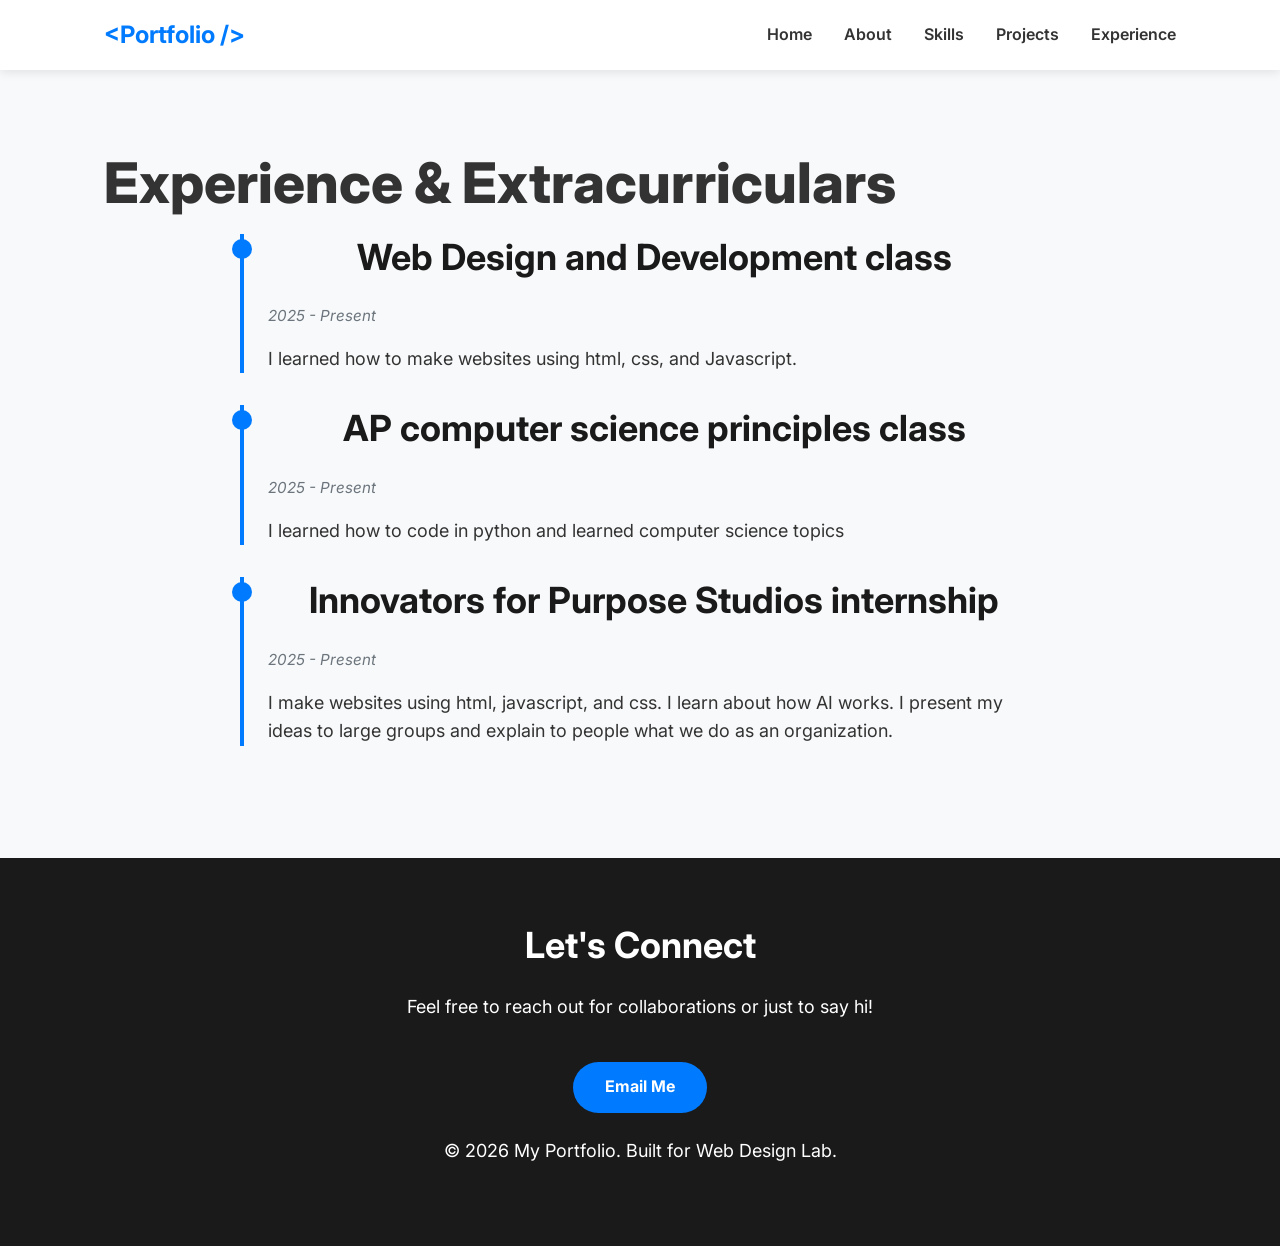
<file: html/experiences.html>
<!DOCTYPE html>
<html lang="en">
<head>
    <meta charset="UTF-8">
    <meta name="viewport" content="width=device-width, initial-scale=1.0">
    <title>Experience</title>

    <link rel="preconnect" href="https://fonts.googleapis.com">
    <link rel="preconnect" href="https://fonts.gstatic.com" crossorigin>
    <link href="https://fonts.googleapis.com/css2?family=Inter:wght@400;600;800&display=swap" rel="stylesheet">

    <link rel="stylesheet" type="text/css" href="../css/style.css">
</head>
<body>

    <header class="main-header">
        <nav>
            <div class="logo">&lt;Portfolio /&gt;</div>
            <ul class="nav-links">
                <li><a href="../index.html">Home</a></li>
                <li><a href="about.html">About</a></li>
                <li><a href="skills.html">Skills</a></li>
                <li><a href="projects.html">Projects</a></li>
                <li><a href="experience.html">Experience</a></li>
            </ul>
        </nav>
    </header>

    <main class="bg-light">
        <section class="container">
            
            <h1>Experience & Extracurriculars</h1>

            <div class="experience-list">
                
                <div class="experience-item">
                    <h2>Web Design and Development class</h2>
                    <p class="date">2025 - Present</p>
                    <p>I learned how to make websites using html, css, and Javascript. </p>
                </div>
                <div class="experience-item">
                    <h2>AP computer science principles class</h2>
                    <p class="date">2025 - Present</p>
                    <p>I learned how to code in python and learned computer science topics </p>
                </div>
                <div class="experience-item">
                    <h2>Innovators for Purpose Studios internship</h2>
                    <p class="date">2025 - Present</p>
                    <p>I make websites using html, javascript, and css. I learn about how AI works. I present my ideas to large groups and explain to people what we do as an organization.</p>
                </div>
            </div>
        
            </section>
    </main>

    <footer class="main-footer">
        <h2>Let's Connect</h2>
        <p>Feel free to reach out for collaborations or just to say hi!</p>
        <a href="mailto:27atahmid@cpsd.us" class="btn">Email Me</a>
        <p class="copyright">&copy; 2026 My Portfolio. Built for Web Design Lab.</p>
    </footer>

</body>
</html>
</file>
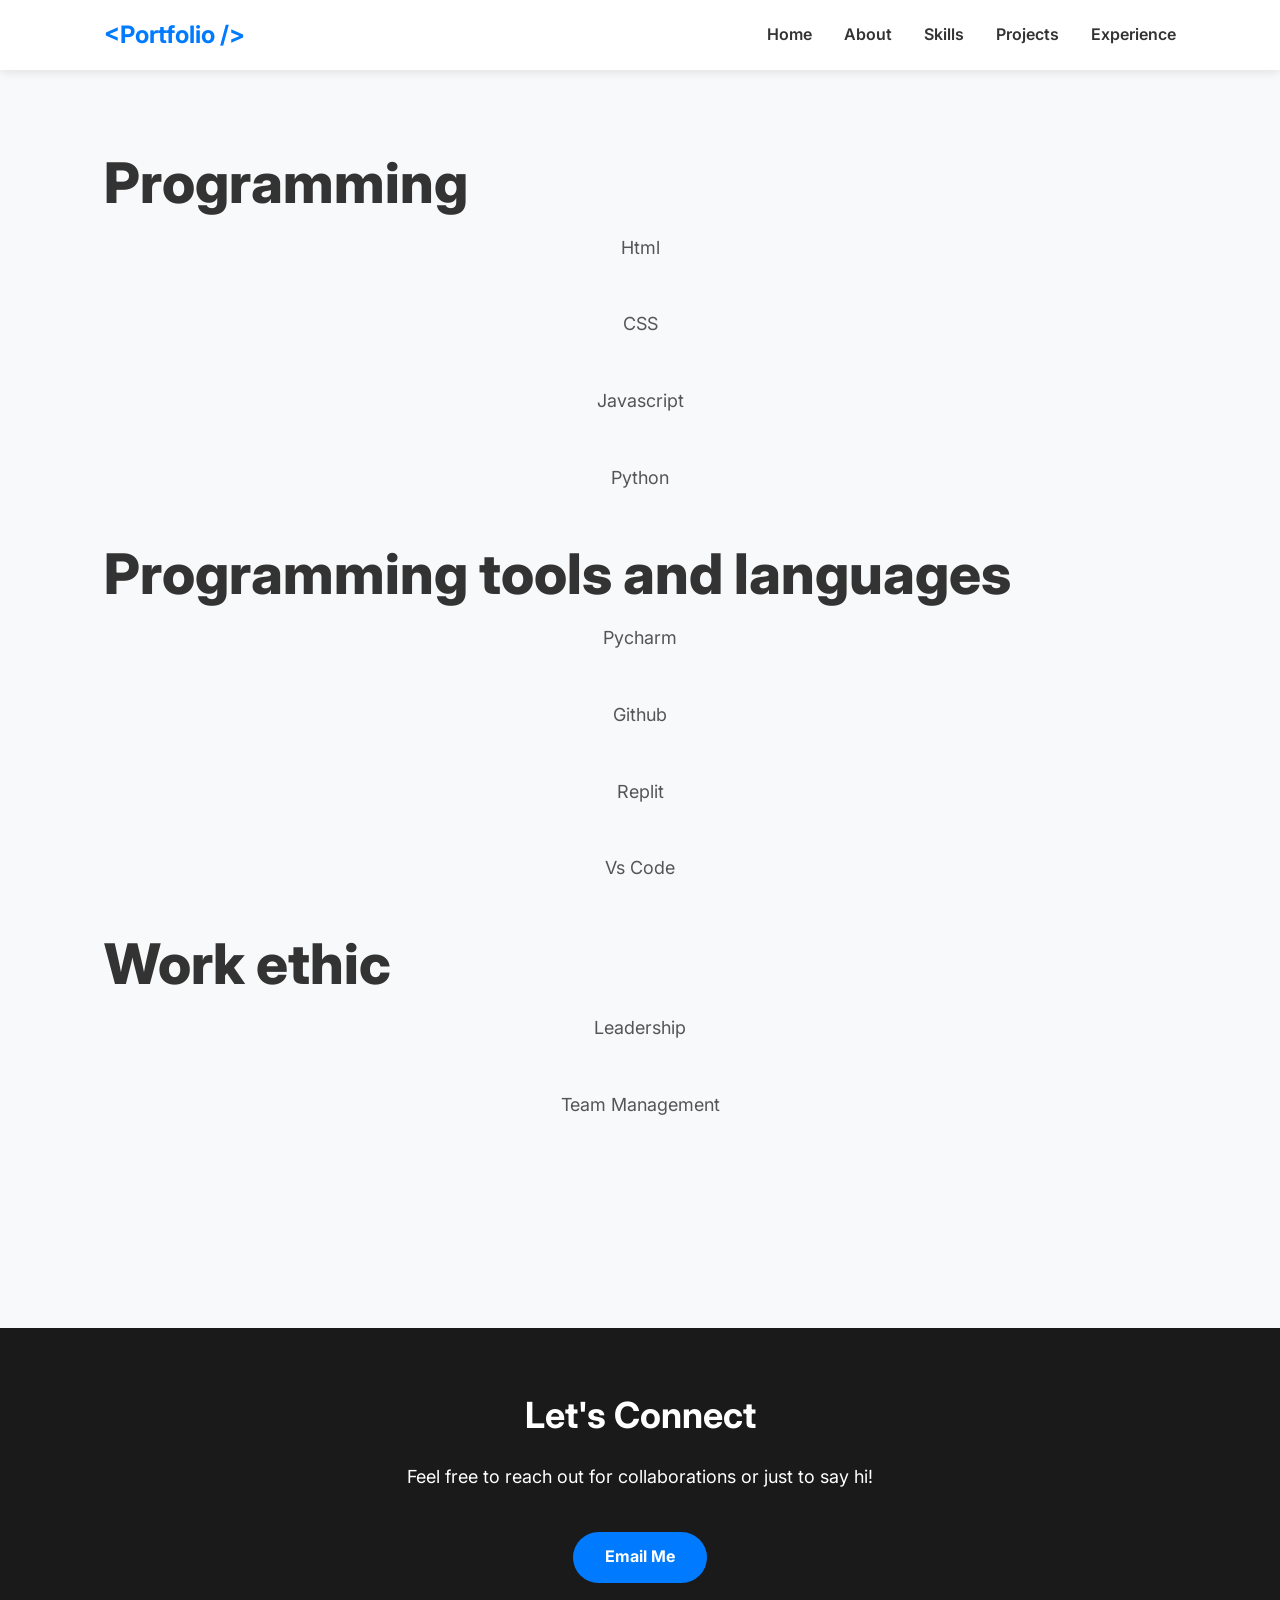
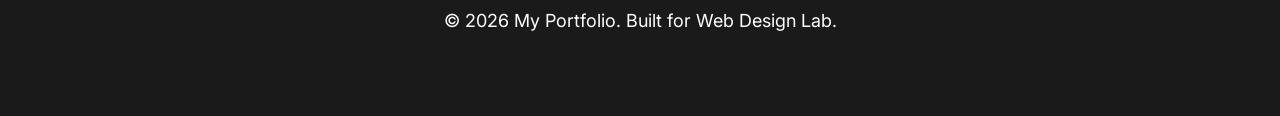
<file: html/skills.html>
<!DOCTYPE html>
<html lang="en">
<head>
    <meta charset="UTF-8">
    <meta name="viewport" content="width=device-width, initial-scale=1.0">
    <title>Skills - Portfolio</title>

    <link rel="preconnect" href="https://fonts.googleapis.com">
    <link rel="preconnect" href="https://fonts.gstatic.com" crossorigin>
    <link href="https://fonts.googleapis.com/css2?family=Inter:wght@400;600;800&display=swap" rel="stylesheet">
    <link rel="stylesheet" type="text/css" href="../css/style.css">
</head>
<body>
    
    <header class="main-header">
        <nav>
            <div class="logo">&lt;Portfolio /&gt;</div>
            <ul class="nav-links">
                <li><a href="../index.html">Home</a></li>
                <li><a href="about.html">About</a></li>
                <li><a href="skills.html">Skills</a></li>
                <li><a href="projects.html">Projects</a></li>
                <li><a href="experiences.html">Experience</a></li>
            </ul>
        </nav>
    </header>

    <main class="bg-light" style="min-height: calc(100vh - 200px); padding-bottom: 5rem;">
        <section class="container">

            <h1>Programming</h1>
            <p style="text-align: center; color: #555; margin-bottom: 3rem;">Html</p>
            <p style="text-align: center; color: #555; margin-bottom: 3rem;">CSS</p>
            <p style="text-align: center; color: #555; margin-bottom: 3rem;">Javascript</p>
            <p style="text-align: center; color: #555; margin-bottom: 3rem;">Python</p>

            <h1>Programming tools and languages</h1>
            <p style="text-align: center; color: #555; margin-bottom: 3rem;">Pycharm</p>
            <p style="text-align: center; color: #555; margin-bottom: 3rem;">Github</p>
            <p style="text-align: center; color: #555; margin-bottom: 3rem;">Replit</p>
            <p style="text-align: center; color: #555; margin-bottom: 3rem;">Vs Code</p>

            <h1>Work ethic</h1>
            <p style="text-align: center; color: #555; margin-bottom: 3rem;">Leadership</p>
            <p style="text-align: center; color: #555; margin-bottom: 3rem;">Team Management</p>

        </section>
    </main>

    <footer class="main-footer">
        <h2>Let's Connect</h2>
        <p>Feel free to reach out for collaborations or just to say hi!</p>
        <a href="mailto:27atahmid@cpsd.us" class="btn">Email Me</a>
        <p class="copyright">&copy; 2026 My Portfolio. Built for Web Design Lab.</p>
    </footer>
</body>
</html>
</file>
<file: css/style.css>
*, *::before, *::after {
    box-sizing: border-box;
    margin: 0;
    padding: 0;
}

html {
    scroll-behavior: smooth;
}

body{
    font-family: 'Inter', sans-serif;
    line-height: 1.6;
    color: #333333;
    background-color: #ffffff;
}

h1{
    font-size: clamp(2.5rem, 6vw, 3.5rem);
    line-height: 1.2;
    margin-bottom: 1rem;
    font-weight: 800;
}

h2{
    font-size: clamp(1.75rem, 4vw, 2.25rem);
    line-height: 1.3;
    margin-bottom: clamp(1rem, 3vw, 1.5rem);
    color: #1a1a1a;
    text-align: center;
}

h3 {
    font-size: clamp(1.25rem, 3vw, 1.5rem);
    margin-bottom: 0.75rem;
    color: #2c3e50;
}

p {
    font-size: clamp(1rem, 2vw, 1.125rem);
    margin-bottom: 1rem;
}

.subtitle {
    font-size: clamp(1.15rem, 3vw, 1.5rem);
    margin-bottom: clamp(1.5rem, 4vw, 2rem);
    color: #444;
}

.main-header {
    background-color: #ffffff;
    box-shadow: 0 2px 10px rgba(0,0,0, 0.1);
    position: sticky;
    top: 0;
    z-index: 1000;
}

nav {
    display: flex;
    justify-content: space-between;
    align-items: center;
    padding: clamp(0.8rem, 2vw, 1rem) 5%;
    max-width: 1200px;
    margin: 0 auto;
}

.logo {
    font-size: clamp(1.25rem, 3vw, 1.5rem);
    font-weight: bold;
    color: #007bff;
}

.nav-links {
    list-style: none;
    display: flex;
    gap: clamp(1rem, 3vw, 2rem);
}

.nav-links a {
    text-decoration: none;
    color: #333;
    font-weight: 600;
    transition: color 0.3s ease;
}

.container {
    padding: clamp(3rem, 8vw, 5rem) 5%;
    max-width: 1200px;
    margin: 0 auto;
}

.bg-light {
    background-color: #f8f9fa;
}

.hero-section {
    height: 100vh;
    display: flex;
    align-items: center;
    justify-content: center;
    text-align: center;
    background:linear-gradient(135deg, #e0f0ff 0%, #d8ecff 100%);
    color: #1a1a1a;
    padding: 0 5%;
}

.about-split-layout {
    display: flex;
    flex-wrap: wrap; 
    gap: clamp(2rem, 5vw, 4rem);
    align-items: center;
}

.about-image-wrapper {
    flex: 1 1 300px;
}

.about-bio-text {
    flex: 2 1 400px;
}

.profile-img {
    width: 100%;
    height: auto;
    border-radius: 15px; 
    box-shadow: 0 10px 20px rgba(0,0,0,0.1);
}

.subtitle {
    font-size: 1.5rem;
    margin-bottom: 2rem;
    color: #444;
}

.btn {
    display: inline-block;
    background-color: #007bff;
    color: #ffffff;
    padding: clamp(0.6rem, 1.5vw, 0.8rem) clamp(1.5rem, 4vw, 2rem);
    border-radius: 30px;
    text-decoration: none;
    font-weight: bold;
    transition: background-color 0.3s ease, transform 0.3s ease;
}

.btn:hover {
    background-color: #0056b3;
    transform: translateY(-3px); 
}

.btn-secondary {
    display: inline-block;
    color: #007bff;
    text-decoration: none;
    font-weight: bold;
    border-bottom: 2px solid transparent;
    transition: border-color 0.3s ease;
}

.btn-secondary:hover {
    border-color: #007bff;
}

.skills-grid,
.skill-set {
    display: grid;
    grid-template-columns: repeat(auto-fit, minmax(250px, 1fr));
    gap: clamp(1rem, 3vw, 2rem);
    margin-top: 2rem;
}

.skill-card {
    background: #ffffff;
    padding: clamp(1.25rem, 3vw, 2rem);
    border-radius: 10px;
    box-shadow: 0 4px 6px rgba(0,0,0,0.05);
    text-align: center;
    transition: transform 0.3s ease;
}

.skill-card:hover {
    transform: translateY(-5px);
}

.projects-flex {
    display: flex;
    justify-content: center;
    flex-wrap: wrap;
    gap: clamp(1.5rem, 4vw, 3rem);
    margin-top: 2rem;
}

.project-card {
    background: #ffffff;
    border-radius: 15px;
    overflow: hidden; 
    box-shadow: 0 10px 20px rgba(0,0,0,0.1);
    max-width: 600px;
    width: 100%;
}


.project-card img {
    width: 100%;
    height: auto;
    display: block;
    border-bottom: 3px solid #007bff;
}

.project-info {
    padding: clamp(1.25rem, 4vw, 2rem);
}

.experience-list {
    max-width: 800px;
    margin: 0 auto;
}

.experience-item {
    border-left: 4px solid #007bff;
    padding-left: 1.5rem;
    margin-bottom: 2rem;
    position: relative; 
}

.experience-item::before {
    content: '';
    position: absolute;
    left: -12px;
    top: 5px;
    width: 20px;
    height: 20px;
    background-color: #007bff;
    border-radius: 50%;
}

.date {
    color: #6c757d;
    font-style: italic;
    font-size: clamp(0.85rem, 2vw, 0.95rem);
}

.main-footer {
    background-color: #1a1a1a;
    color: #ffffff;
    text-align: center;
    padding: clamp(2.5rem, 6vw, 4rem) 5%;
}

.main-footer h2 {
    color: #ffffff;
}

.main-footer .btn {
    margin: 1.5rem 0;
}

.main-footer h2 {
    color: #ffffff;
}

.main-footer .btn {
    margin: 1.5rem 0;
}

@media (max-width: 768px) {
    .nav-links {
        display: none; 
    }
}
</file>
